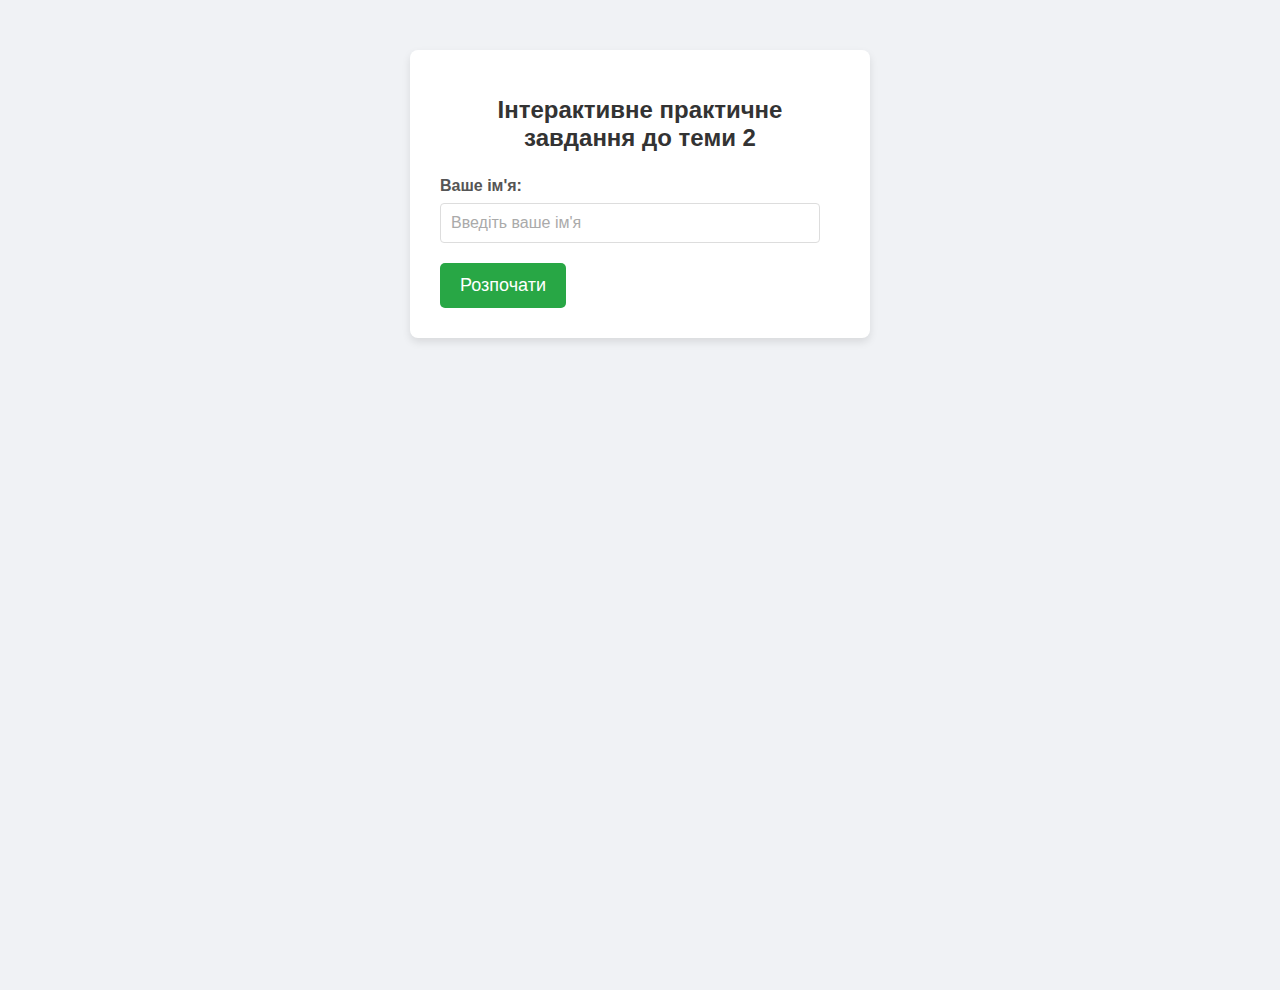
<file: index.html>
<!DOCTYPE html>
<html lang="uk"> <head>
    <meta charset="UTF-8">
    <meta name="viewport" content="width=device-width, initial-scale=1.0">
    <title>Інтерактивне практичне завдання</title> <link rel="stylesheet" href="style.css">
</head>
<body>
<div class="container">
    <h1>Інтерактивне практичне завдання до теми 2</h1>
    <div class="input-group">
        <label for="userName">Ваше ім'я:</label>
        <input type="text" id="userName" placeholder="Введіть ваше ім'я"> </div>
    <button id="startButton">Розпочати</button>
</div>

<script src="script.js"></script>
</body>
</html>
</file>
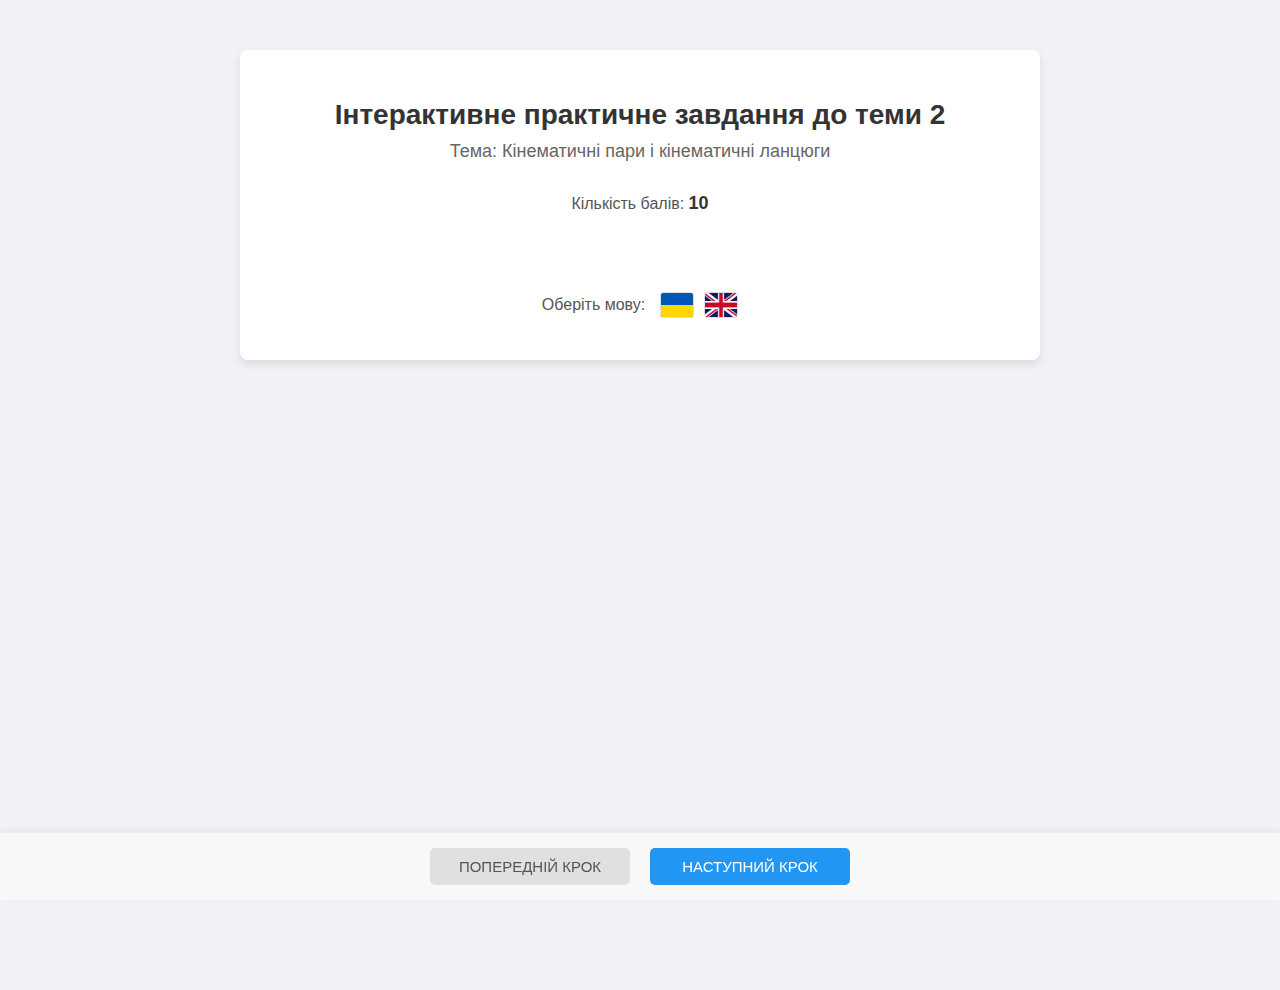
<file: page2.html>
<!DOCTYPE html>
<html lang="uk">
<head>
    <meta charset="UTF-8">
    <meta name="viewport" content="width=device-width, initial-scale=1.0">
    <title>Завдання до теми 2</title>
    <link rel="stylesheet" href="style.css">
</head>
<body>
<div class="page2-container">
    <div class="header-section">
        <div class="title-block">
            <h1>Інтерактивне практичне завдання до теми 2</h1>
            <p class="subtitle">Тема: Кінематичні пари і кінематичні ланцюги</p>
            <div class="score-info">
                <p>Кількість балів: <span class="score-value">10</span></p>
            </div> </div> </div> <div class="language-selection">
    <p>Оберіть мову:</p>
    <div class="flags">
        <img src="images/ukraine.svg" class="flag-icon">
        <img src="images/uk.png" class="flag-icon">
    </div>
</div>

    <div class="bottom-nav-bar"> <button class="nav-button gray">ПОПЕРЕДНІЙ КРОК</button>
        <button class="nav-button blue">НАСТУПНИЙ КРОК</button>
    </div>
</div>

<script src="script.js"></script> </body>
</html>
</file>
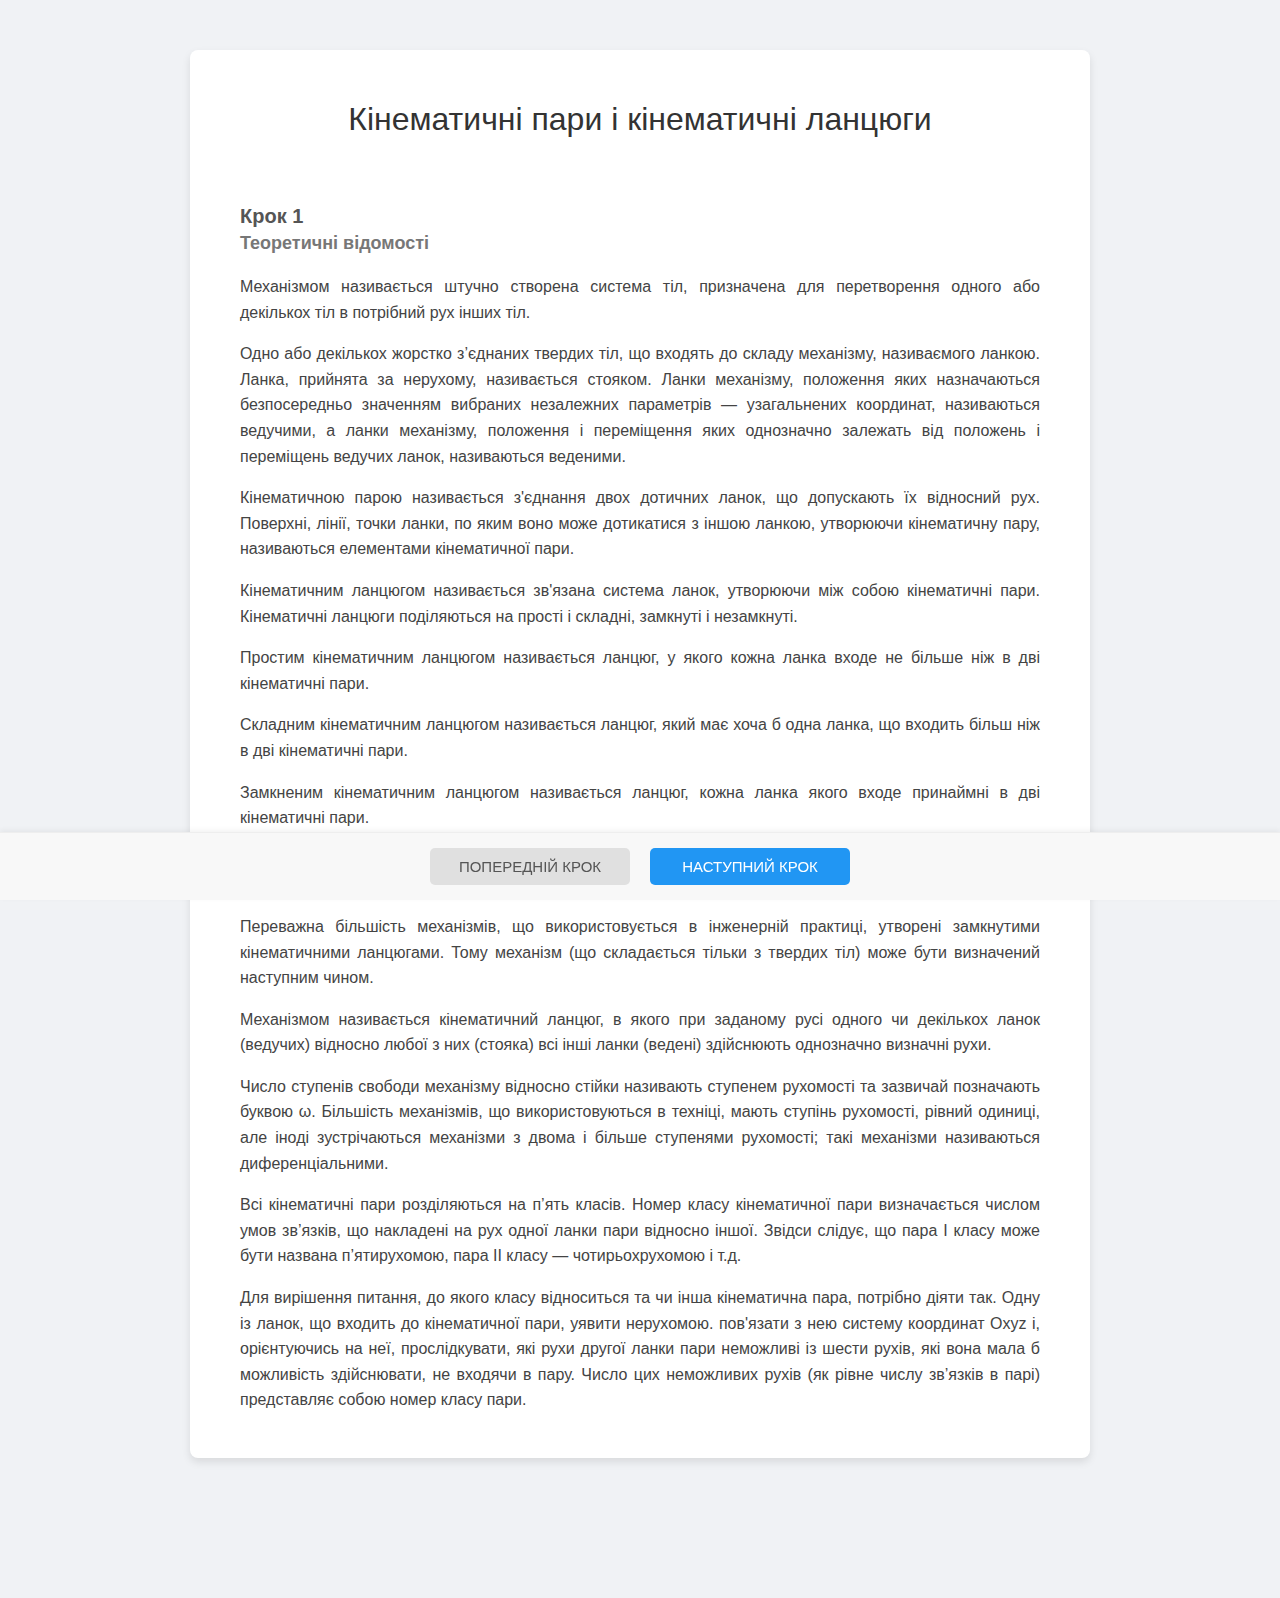
<file: page3.html>
<!DOCTYPE html>
<html lang="uk">
<head>
    <meta charset="UTF-8">
    <meta name="viewport" content="width=device-width, initial-scale=1.0">
    <title>Кінематичні пари і кінематичні ланцюги</title>
    <link rel="stylesheet" href="style.css"> </head>
<body>
<div class="page3-container">
    <h1 class="page-title">Кінематичні пари і кінематичні ланцюги</h1>

    <div class="theory-section">
        <h2 class="section-heading">Крок 1</h2>
        <h3 class="section-subheading">Теоретичні відомості</h3>

        <div class="theory-content">
            <p>Механізмом називається штучно створена система тіл, призначена  для перетворення одного або декількох тіл в потрібний рух інших тіл.</p>
            <p>Одно або декількох жорстко з’єднаних твердих тіл, що входять до складу механізму, називаємого ланкою. Ланка, прийнята за нерухому, називається стояком. Ланки механізму, положення яких назначаються безпосередньо значенням вибраних незалежних параметрів — узагальнених координат, називаються ведучими, а ланки механізму, положення і переміщення яких однозначно залежать від положень і переміщень ведучих ланок, називаються веденими.</p>
            <p>Кінематичною парою називається з'єднання  двох дотичних ланок, що допускають їх відносний рух. Поверхні, лінії, точки ланки, по яким воно може дотикатися з іншою ланкою, утворюючи кінематичну пару, називаються елементами кінематичної пари.</p>
            <p>Кінематичним ланцюгом називається зв'язана система ланок, утворюючи між собою кінематичні пари. Кінематичні ланцюги поділяються на прості і складні, замкнуті і незамкнуті.</p>
            <p>Простим кінематичним ланцюгом називається ланцюг, у якого кожна ланка входе не більше ніж в дві кінематичні пари.</p>
            <p>Складним кінематичним ланцюгом називається ланцюг, який має хоча б одна ланка, що входить більш ніж в дві кінематичні пари.</p>
            <p>Замкненим кінематичним ланцюгом називається ланцюг, кожна ланка якого входе принаймні в дві кінематичні пари.</p>
            <p>Незамкненим кінематичним ланцюгом називається ланцюг, у якого є ланки, що входять тільки в одну кінематичну пару.</p>
            <p>Переважна більшість механізмів, що використовується в інженерній практиці, утворені замкнутими кінематичними ланцюгами. Тому механізм (що складається тільки з твердих тіл) може бути визначений наступним чином.</p>
            <p>Механізмом називається кінематичний ланцюг, в якого при заданому русі одного чи декількох ланок (ведучих) відносно любої з них (стояка) всі інші ланки (ведені) здійснюють однозначно визначні рухи.</p>
            <p>Число ступенів свободи механізму відносно стійки називають ступенем рухомості та зазвичай позначають буквою ω. Більшість механізмів, що використовуються в техніці, мають ступінь рухомості, рівний одиниці, але іноді зустрічаються механізми з двома і більше ступенями рухомості; такі механізми називаються диференціальними.</p>
            <p>Всі кінематичні пари розділяються на п’ять класів. Номер класу кінематичної пари визначається числом умов зв’язків, що накладені на рух одної ланки пари відносно іншої. Звідси слідує, що пара I класу може бути названа п’ятирухомою, пара II класу — чотирьохрухомою і т.д.</p>
            <p>Для вирішення питання, до якого класу відноситься та чи інша кінематична пара, потрібно діяти так. Одну із ланок, що входить до кінематичної пари, уявити нерухомою. пов'язати з нею систему координат Оxyz і, орієнтуючись на неї, прослідкувати, які рухи другої ланки пари неможливі із шести рухів, які вона мала б можливість здійснювати, не входячи в пару. Число цих неможливих рухів (як рівне числу зв’язків в парі) представляє собою номер класу пари.</p>
        </div>
    </div>

    <div class="bottom-nav-bar"> <button class="nav-button gray">ПОПЕРЕДНІЙ КРОК</button>
        <button class="nav-button blue">НАСТУПНИЙ КРОК</button>
    </div>
</div>

<script src="script.js"></script>
</body>
</html>
</file>
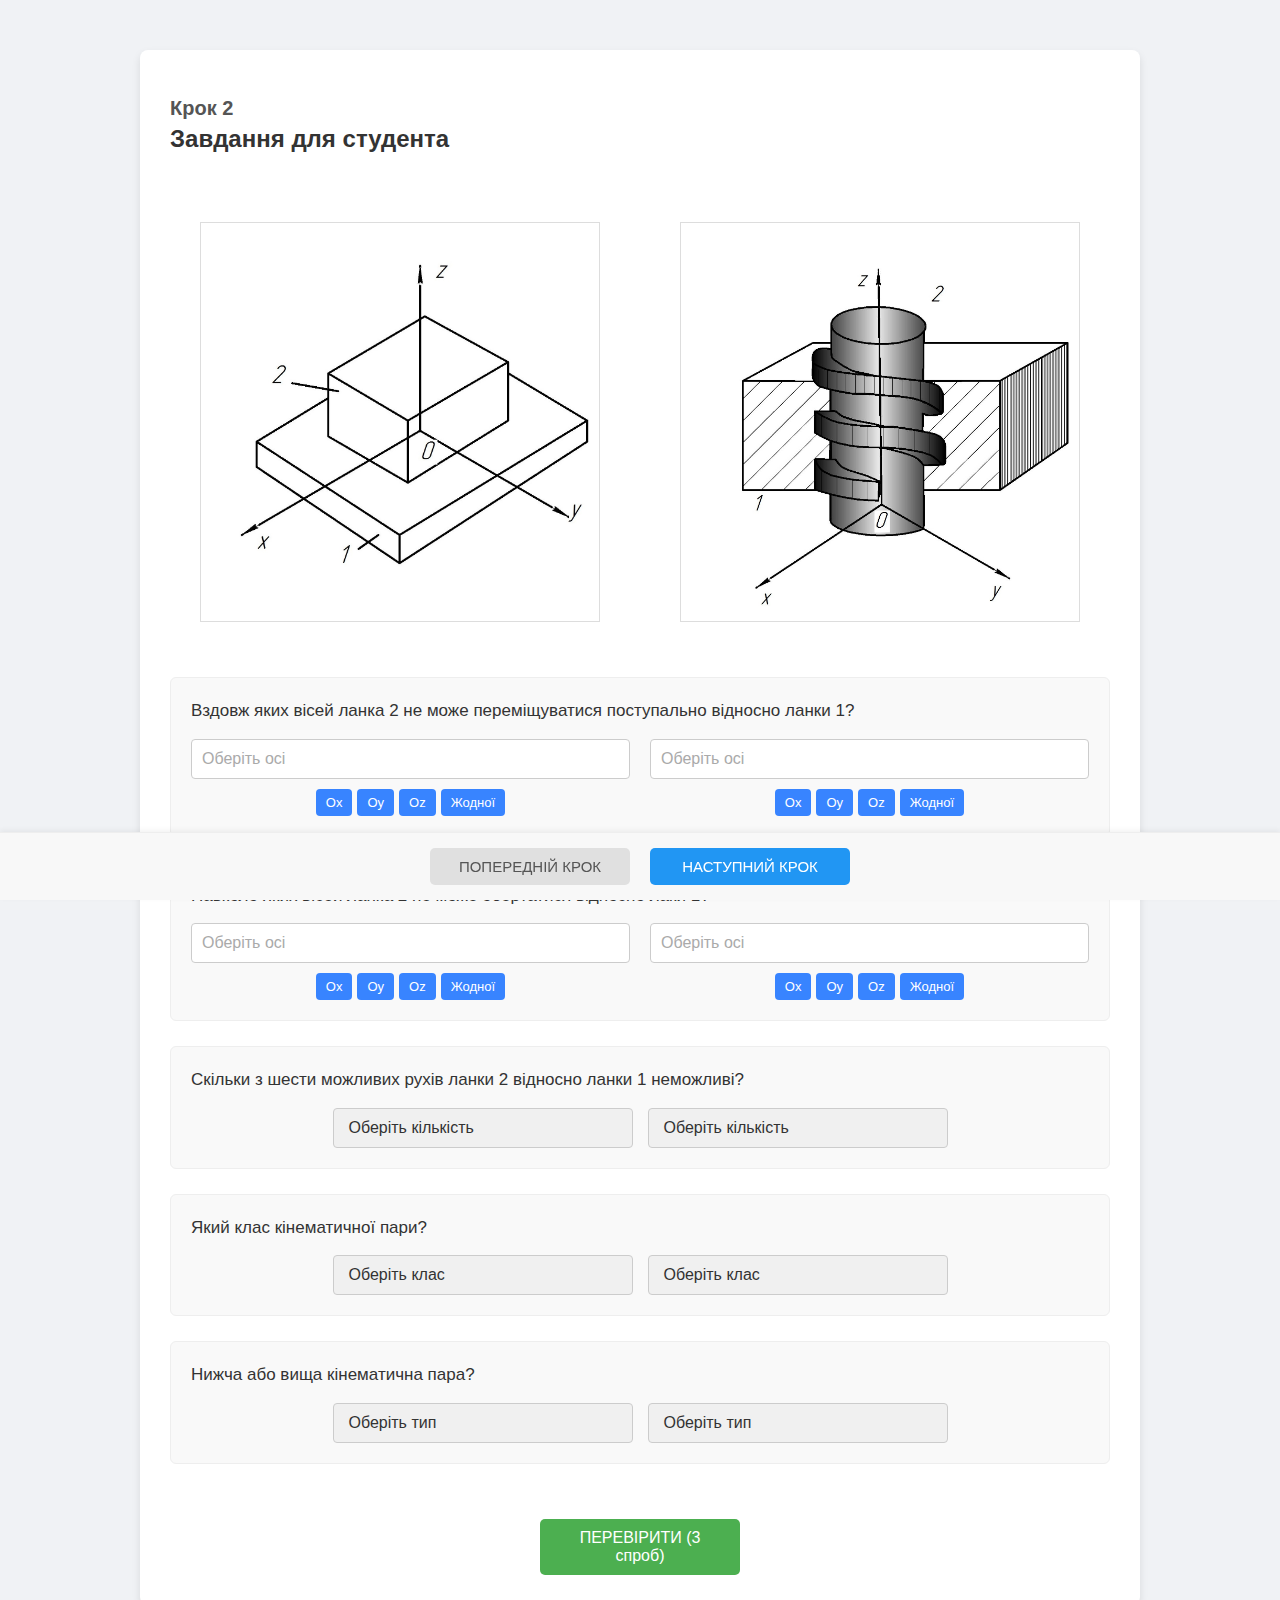
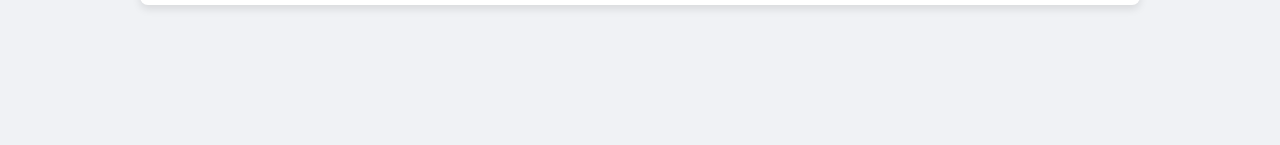
<file: page4.html>
<!DOCTYPE html>
<html lang="uk">
<head>
    <meta charset="UTF-8">
    <meta name="viewport" content="width=device-width, initial-scale=1.0">
    <title>Завдання для студента - Крок 2</title>
    <link rel="stylesheet" href="style.css">
</head>
<body>
<div class="page4-container">
    <div class="top-header">
        <h2 class="step-title">Крок 2</h2>
        <p class="task-title">Завдання для студента</p>
    </div>

    <div class="image-section">
        <div class="image-box">
            <img src="images/8.jpg" class="question-image">
        </div>
        <div class="image-box">
            <img src="images/2.jpg" class="question-image">
        </div>
    </div>

    <div class="question-block">
        <p class="question-text">Вздовж яких вісей ланка 2 не може переміщуватися поступально відносно ланки 1?</p>
        <div class="input-and-choices-group">
            <div class="input-and-choices">
                <input type="text" id="q1_ans1" class="question-input" placeholder="Оберіть осі" data-accept-multiple="true">
                <div class="axis-buttons" id="q1_ans1_buttons">
                    <button class="axis-button" data-value="Ox">Ox</button>
                    <button class="axis-button" data-value="Oy">Oy</button>
                    <button class="axis-button" data-value="Oz">Oz</button>
                    <button class="axis-button" data-value="Жодної">Жодної</button>
                </div>
            </div>
            <div class="input-and-choices">
                <input type="text" id="q1_ans2" class="question-input" placeholder="Оберіть осі" data-accept-multiple="true">
                <div class="axis-buttons" id="q1_ans2_buttons">
                    <button class="axis-button" data-value="Ox">Ox</button>
                    <button class="axis-button" data-value="Oy">Oy</button>
                    <button class="axis-button" data-value="Oz">Oz</button>
                    <button class="axis-button" data-value="Жодної">Жодної</button>
                </div>
            </div>
        </div>
    </div>

    <div class="question-block">
        <p class="question-text">Навколо яких вісей ланка 2 не може обертатися відносно лаки 1?</p>
        <div class="input-and-choices-group">
            <div class="input-and-choices">
                <input type="text" id="q2_ans1" class="question-input" placeholder="Оберіть осі" data-accept-multiple="true">
                <div class="axis-buttons" id="q2_ans1_buttons">
                    <button class="axis-button" data-value="Ox">Ox</button>
                    <button class="axis-button" data-value="Oy">Oy</button>
                    <button class="axis-button" data-value="Oz">Oz</button>
                    <button class="axis-button" data-value="Жодної">Жодної</button>
                </div>
            </div>
            <div class="input-and-choices">
                <input type="text" id="q2_ans2" class="question-input" placeholder="Оберіть осі" data-accept-multiple="true">
                <div class="axis-buttons" id="q2_ans2_buttons">
                    <button class="axis-button" data-value="Ox">Ox</button>
                    <button class="axis-button" data-value="Oy">Oy</button>
                    <button class="axis-button" data-value="Oz">Oz</button>
                    <button class="axis-button" data-value="Жодної">Жодної</button>
                </div>
            </div>
        </div>
    </div>

    <div class="question-block">
        <p class="question-text">Скільки з шести можливих рухів ланки 2 відносно ланки 1 неможливі?</p>
        <div class="dropdown-buttons-group">
            <button class="dropdown-button" data-qtype="q3">Оберіть кількість <span class="arrow-down"></span></button>
            <button class="dropdown-button" data-qtype="q3">Оберіть кількість <span class="arrow-down"></span></button>
        </div>
    </div>

    <div class="question-block">
        <p class="question-text">Який клас кінематичної пари?</p>
        <div class="dropdown-buttons-group">
            <button class="dropdown-button" data-qtype="q4">Оберіть клас <span class="arrow-down"></span></button>
            <button class="dropdown-button" data-qtype="q4">Оберіть клас <span class="arrow-down"></span></button>
        </div>
    </div>

    <div class="question-block">
        <p class="question-text">Нижча або вища кінематична пара?</p>
        <div class="dropdown-buttons-group">
            <button class="dropdown-button" data-qtype="q5">Оберіть тип <span class="arrow-down"></span></button>
            <button class="dropdown-button" data-qtype="q5">Оберіть тип <span class="arrow-down"></span></button>
        </div>
    </div>

    <button class="check-button">ПЕРЕВІРИТИ <span class="check-arrow"></span></button>
</div>

<div class="bottom-nav-bar">
    <button class="nav-button gray">ПОПЕРЕДНІЙ КРОК</button>
    <button class="nav-button blue">НАСТУПНИЙ КРОК</button>
</div>

<script src="script.js"></script>
</body>
</html>
</file>
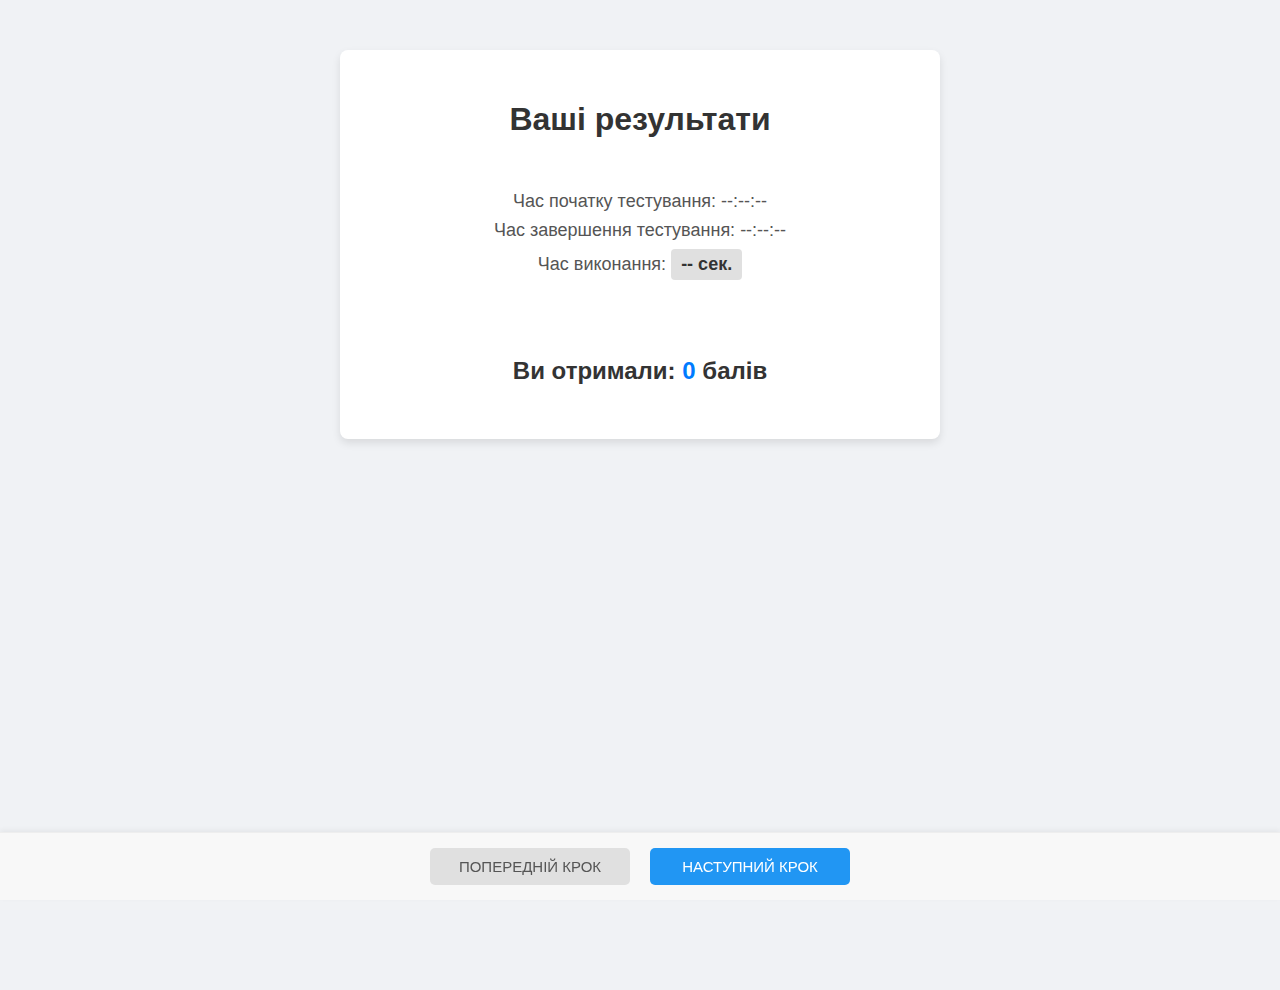
<file: page5.html>
<!DOCTYPE html>
<html lang="uk">
<head>
    <meta charset="UTF-8">
    <meta name="viewport" content="width=device-width, initial-scale=1.0">
    <title>Ваші Результати Тестування</title>
    <link rel="stylesheet" href="style.css"> </head>
<body>
<div class="page5-container">
    <h1 class="results-title">Ваші результати</h1>

    <div class="time-info">
        <p>Час початку тестування: <span id="startTime">--:--:--</span></p>
        <p>Час завершення тестування: <span id="endTime">--:--:--</span></p>
        <p>Час виконання: <span id="executionTime" class="execution-time-box">-- сек.</span></p>
    </div>

    <div class="score-display">
        <p>Ви отримали: <span id="finalScore" class="final-score-value">0</span> балів</p>
    </div>
</div>

<div class="bottom-nav-bar">
    <button class="nav-button gray">ПОПЕРЕДНІЙ КРОК</button>
    <button class="nav-button blue">НАСТУПНИЙ КРОК</button>
</div>

<script src="script.js"></script>
</body>
</html>
</file>
<file: style.css>
/* --- ГЛОБАЛЬНІ СТИЛІ ТА СКИНАННЯ (RESET) --- */
body {
    font-family: Arial, sans-serif;
    margin: 0;
    padding: 0;
    background-color: #f0f2f5;
    display: flex;
    flex-direction: column;
    justify-content: flex-start;
    align-items: center;
    min-height: 100vh;
    padding-bottom: 90px; /* Отступ для фиксированной нижней панели */
}

/* --- СТИЛІ ДЛЯ ПЕРШОЇ СТОРІНКИ (index.html) --- */
.container {
    background-color: #ffffff;
    padding: 30px;
    border-radius: 8px;
    box-shadow: 0 4px 8px rgba(0, 0, 0, 0.1);
    width: 100%;
    max-width: 400px;
    text-align: left;
    margin: 50px auto;
}

/* Общий h1, который используется на index.html */
h1 {
    color: #333;
    font-size: 24px;
    margin-bottom: 25px;
    text-align: center;
}

.input-group {
    margin-bottom: 20px;
}

.input-group label {
    display: block;
    margin-bottom: 8px;
    color: #555;
    font-weight: bold;
    font-size: 16px;
}

.input-group input[type="text"] {
    width: calc(100% - 20px);
    padding: 10px;
    border: 1px solid #ddd;
    border-radius: 4px;
    font-size: 16px;
    box-sizing: border-box;
}

.input-group input[type="text"]::placeholder {
    color: #aaa;
}

/* Общие стили для кнопок, если они не навигационные
   Убрал width: 100%; чтобы не мешало другим кнопкам, как .check-button
*/
button {
    background-color: #28a745;
    color: #ffffff;
    padding: 12px 20px;
    border: none;
    border-radius: 5px;
    font-size: 18px;
    cursor: pointer;
    /* width: 100%; <- УБРАНО ОТСЮДА, чтобы избежать конфликтов */
    box-sizing: border-box;
    transition: background-color 0.3s ease;
}

button:hover {
    background-color: #218838;
}

/* --- СТИЛІ ДЛЯ ДРУГОЇ СТОРІНКИ (page2.html) --- */
.page2-container {
    background-color: #ffffff;
    padding: 30px;
    border-radius: 8px;
    box-shadow: 0 4px 8px rgba(0, 0, 0, 0.1);
    width: 100%;
    max-width: 800px;
    box-sizing: border-box;
    display: flex;
    flex-direction: column;
    gap: 30px;
    margin: 50px auto;
}

.header-section {
    display: flex;
    flex-direction: column;
    align-items: center;
    text-align: center;
}

.title-block {
    flex-grow: 1;
}

.page2-container h1 {
    text-align: center;
    margin-bottom: 10px;
    font-size: 28px;
}

.subtitle {
    color: #666;
    font-size: 18px;
    margin-top: 0;
    margin-bottom: 15px;
    text-align: center;
}

.score-info {
    display: flex;
    align-items: center;
    justify-content: center;
    gap: 8px;
    color: #555;
    font-size: 16px;
}

.score-value {
    font-weight: bold;
    color: #333;
    font-size: 18px;
}

.language-selection {
    display: flex;
    align-items: center;
    gap: 15px;
    margin-top: 20px;
    font-size: 16px;
    color: #555;
    justify-content: center;
    flex-wrap: wrap;
}

.flags {
    display: flex;
    gap: 10px;
}

.flag-icon {
    width: 32px;
    height: 24px;
    border: 1px solid #ddd;
    border-radius: 3px;
    cursor: pointer;
    transition: transform 0.2s ease;
}

.flag-icon:hover {
    transform: scale(1.05);
}

/* --- Стилі ДЛЯ ТРЕТЬОЇ СТОРІНКИ (page3.html) --- */

.page3-container {
    background-color: #ffffff;
    padding: 30px;
    border-radius: 8px;
    box-shadow: 0 4px 8px rgba(0, 0, 0, 0.1);
    width: 100%;
    max-width: 900px;
    box-sizing: border-box;
    display: flex;
    flex-direction: column;
    gap: 30px;
    margin: 50px auto;
}

.page-title {
    font-size: 32px;
    color: #333;
    text-align: center;
    margin-bottom: 20px;
    font-weight: normal;
}

.theory-section {
    padding: 0 20px;
}

.section-heading {
    font-size: 20px;
    color: #555;
    margin-bottom: 5px;
    text-align: left;
}

.section-subheading {
    font-size: 18px;
    color: #777;
    margin-top: 0;
    margin-bottom: 20px;
    text-align: left;
}

.theory-content p {
    font-size: 16px;
    line-height: 1.6;
    color: #444;
    margin-bottom: 15px;
    text-align: justify;
}

/* --- Стилі ДЛЯ ЧЕТВЕРТОЇ СТОРІНКИ (page4.html) --- */

.page4-container {
    background-color: #ffffff;
    padding: 30px;
    border-radius: 8px;
    box-shadow: 0 4px 8px rgba(0, 0, 0, 0.1);
    width: 100%;
    max-width: 1000px;
    box-sizing: border-box;
    display: flex;
    flex-direction: column;
    gap: 25px;
    margin: 50px auto;
}

.top-header {
    text-align: left;
    margin-bottom: 20px;
}

.step-title {
    font-size: 20px;
    color: #555;
    margin-bottom: 5px;
}

.task-title {
    font-size: 24px;
    color: #333;
    margin-top: 0;
    font-weight: bold;
}

.image-section {
    display: flex;
    justify-content: space-around;
    gap: 20px;
    margin-bottom: 30px;
    flex-wrap: wrap;
}

.image-box {
    width: 45%;
    max-width: 400px;
    border: 1px solid #ddd;
    padding: 10px;
    box-sizing: border-box;
    display: flex;
    justify-content: center;
    align-items: center;
}

.question-image {
    max-width: 100%;
    height: auto;
    display: block;
}

.question-block {
    background-color: #f9f9f9;
    padding: 20px;
    border-radius: 6px;
    border: 1px solid #eee;
}

.question-text {
    font-size: 17px;
    color: #333;
    margin-top: 0;
    margin-bottom: 15px;
    line-height: 1.5;
}

/* Стили для input-поля, которое теперь является контейнером для кнопок */
.question-input {
    flex: 1;
    min-width: 120px;
    padding: 8px 10px;
    border: 1px solid #ccc;
    border-radius: 4px;
    font-size: 16px;
    box-sizing: border-box;
    background-color: #fff;

    display: flex;
    flex-wrap: wrap;
    gap: 5px;
    align-items: center;
    cursor: default;
    min-height: 40px;
    overflow: auto;

    /* ВИПРАВЛЕНО: Видалено color: transparent; та text-shadow: 0 0 0 #aaa; */
    /* Ці властивості робили текст всередині поля невидимим. */
}

/* Стилі для плейсхолдера, щоб він відображався коректно */
.question-input::placeholder {
    color: #aaa;
    text-shadow: none;
}


/* Стили для групп ввода и кнопок осі */
.input-and-choices-group {
    display: flex;
    gap: 20px;
    flex-wrap: wrap;
    justify-content: space-around;
}

.input-and-choices {
    display: flex;
    flex-direction: column;
    gap: 10px;
    flex-grow: 1;
    min-width: 250px;
}

.axis-buttons {
    display: flex;
    flex-wrap: wrap;
    gap: 5px;
    justify-content: center;
}

/* Стилі для кнопок осі: маленькі, одна поруч з одною */
.axis-button {
    background-color: #3884ff;
    color: #ffffff;
    padding: 6px 10px;
    border: none;
    border-radius: 4px;
    font-size: 13px;
    cursor: pointer; /* Змінено на pointer для клікабельних кнопок */
    transition: background-color 0.2s ease;

    flex-grow: 0;
    flex-shrink: 0;
    width: auto;
    min-width: unset;

    text-align: center;
    box-sizing: border-box;
    display: inline-block;
}

.axis-button:hover {
    background-color: #2b6edc;
}

/* Стилі для кнопки, коли вона вибрана і знаходиться в полі вводу (візуальний зворотний зв'язок) */
.axis-button.in-input-field {
    background-color: #5cb85c;
    color: #ffffff !important; /* Явно задаємо білий колір тексту */
    cursor: pointer;
    display: inline-flex;
    align-items: center;
    justify-content: center;
}
.axis-button.in-input-field:hover {
    background-color: #4cae4c;
}

/* --- НОВІ СТИЛІ ДЛЯ ЗВОРОТНОГО ЗВ'ЯЗКУ (Правильно/Неправильно) --- */
.correct-answer {
    border: 2px solid #28a745 !important; /* Зелений бордюр */
    background-color: #e6ffe6 !important; /* Світло-зелений фон */
}

.incorrect-answer {
    border: 2px solid #dc3545 !important; /* Червоний бордюр */
    background-color: #ffe6e6 !important; /* Світло-червоний фон */
}


/* Стили для выпадающих списков (кнопок) */
.dropdown-buttons-group {
    display: flex;
    gap: 15px;
    flex-wrap: wrap;
    justify-content: center;
}

.dropdown-button {
    background-color: #f0f0f0;
    color: #333;
    padding: 10px 15px;
    border: 1px solid #ccc;
    border-radius: 4px;
    font-size: 16px;
    cursor: pointer;
    transition: background-color 0.2s ease, border-color 0.2s ease;
    display: flex;
    justify-content: space-between;
    align-items: center;
    gap: 10px;
    min-width: 200px;
    flex-grow: 1;
    max-width: 300px;
}

.dropdown-button:hover {
    background-color: #e0e0e0;
    border-color: #bbb;
}

.dropdown-button .arrow-down {
    width: 0;
    height: 0;
    border-left: 5px solid transparent;
    border-right: 5px solid transparent;
    border-top: 5px solid #333;
    transition: transform 0.2s ease;
}

.dropdown-button.active .arrow-down {
    transform: rotate(180deg);
}

/* Кнопка "ПЕРЕВІРИТИ" */
.check-button {
    background-color: #4CAF50;
    color: #ffffff;
    padding: 10px 20px; /* Зменшено */
    border: none;
    border-radius: 5px;
    font-size: 16px; /* Зменшено */
    cursor: pointer;

    display: flex;
    align-items: center;
    justify-content: center; /* Центруємо вміст кнопки */
    gap: 10px;

    width: auto !important; /* !!! Примусово встановлюємо ширину по вмісту */
    max-width: 200px; /* Максимальна ширина */

    align-self: center; /* Центруємо кнопку по горизонталі */
    margin-top: 30px;

    transition: background-color 0.3s ease;
}

.check-button:hover {
    background-color: #43a047;
}

.check-button .check-arrow {
    width: 0;
    height: 0;
    border-top: 5px solid transparent; /* Зменшено */
    border-bottom: 5px solid transparent;
    border-left: 5px solid #ffffff;
}


/* --- Основна навігаційна панель внизу (фіксована) --- */
.bottom-nav-bar {
    position: fixed;
    bottom: 0;
    left: 0;
    width: 100%;
    background-color: #f8f8f8;
    border-top: 1px solid #eee;
    padding: 15px 30px;
    display: flex;
    justify-content: center;
    gap: 20px;
    box-shadow: 0 -2px 5px rgba(0, 0, 0, 0.05);
    box-sizing: border-box;
    z-index: 1000;
}

.bottom-nav-bar .nav-button {
    min-width: 120px;
    max-width: 200px;
    font-size: 15px;
    padding: 10px 15px;

    flex-grow: 1;
    flex-shrink: 1;
    box-sizing: border-box;
}

/* Цвета для кнопок навигации */
.nav-button.gray {
    background-color: #e0e0e0;
    color: #555;
}
.nav-button.gray:hover {
    background-color: #d0d0d0;
}
.nav-button.blue {
    background-color: #2196F3;
    color: #ffffff;
}
.nav-button.blue:hover {
    background-color: #1976D2;
}

/* --- Адаптивність (MEDIA QUERIES) --- */
@media (max-width: 768px) {
    body {
        padding-bottom: 70px;
    }
    .container, .page2-container, .page3-container, .page4-container {
        padding: 20px;
        margin: 20px auto;
    }

    /* Page 2 specific adjustments */
    .page2-container .nav-button {
        min-width: 120px;
    }

    /* Page 3 specific adjustments */
    .page3-container .navigation-buttons { /* Цей блок не має бути, якщо використовується .bottom-nav-bar */
        flex-direction: column;
        align-items: center;
    }
    .page3-container .nav-button { /* Цей блок не має бути, якщо використовується .bottom-nav-bar */
        width: 90%;
        max-width: 300px;
    }
    .page-title, .section-heading, .section-subheading, .theory-content p {
        text-align: center;
    }

    /* Page 4 specific adjustments */
    .image-section {
        flex-direction: column;
        align-items: center;
    }
    .image-box {
        width: 90%;
    }
    .input-and-choices-group, .dropdown-buttons-group {
        flex-direction: column;
        gap: 15px;
    }
    .input-and-choices, .dropdown-button {
        min-width: unset;
        width: 100%;
    }
    .axis-buttons {
        justify-content: center;
    }
    /* Для input-поля, коли воно є контейнером для кнопок */
    .question-input {
        min-width: unset;
        width: 100%;
    }
    /* Кнопка "ПЕРЕВІРИТИ" */
    .check-button {
        align-self: center; /* Центрируем кнопку "ПРОВЕРИТЬ" на мобильных */
        width: 100%; /* ЦЕЙ РЯДОК РОЗТЯГУЄ КНОПКУ НА 100% НА МОБІЛЬНИХ, ЯКЩО НЕМАЄ max-width */
        max-width: 300px; /* Додаємо max-width для контролю */
    }

    .bottom-nav-bar {
        padding: 10px 15px;
        flex-wrap: wrap;
        gap: 10px;
    }
    .bottom-nav-bar .nav-button {
        width: calc(50% - 5px);
        min-width: unset;
        font-size: 14px;
        padding: 8px 10px;
    }
    @media (max-width: 480px) {
        .bottom-nav-bar .nav-button {
            width: 100%;
        }
    }
}
/* --- Стилі для П'ятої Сторінки (page5.html) --- */

.page5-container {
    background-color: #ffffff;
    padding: 30px;
    border-radius: 8px;
    box-shadow: 0 4px 8px rgba(0, 0, 0, 0.1);
    width: 100%;
    max-width: 600px; /* Трохи менше, ніж page4, для блоку результатів */
    box-sizing: border-box;
    display: flex;
    flex-direction: column;
    align-items: center; /* Центруємо вміст контейнера */
    gap: 25px;
    margin: 50px auto;
    text-align: center; /* Загальне центрування тексту в контейнері */
}

.results-title {
    font-size: 32px;
    color: #333;
    margin-bottom: 20px;
}

.time-info p {
    font-size: 18px;
    color: #555;
    margin: 8px 0;
}

.execution-time-box {
    display: inline-block;
    background-color: #e0e0e0; /* Сірий фон для часу виконання */
    color: #333;
    padding: 5px 10px;
    border-radius: 4px;
    font-weight: bold;
}

.score-display {
    margin-top: 20px;
    font-size: 24px;
    color: #333;
    font-weight: bold;
}

.final-score-value {
    color: #007bff; /* Колір для балів, можна зробити червоним чи іншим */
}

/* Переконайтеся, що bottom-nav-bar вже має правильні стилі з попереднього кроку
   і знаходиться в кінці body, як показано в page5.html. */
</file>
